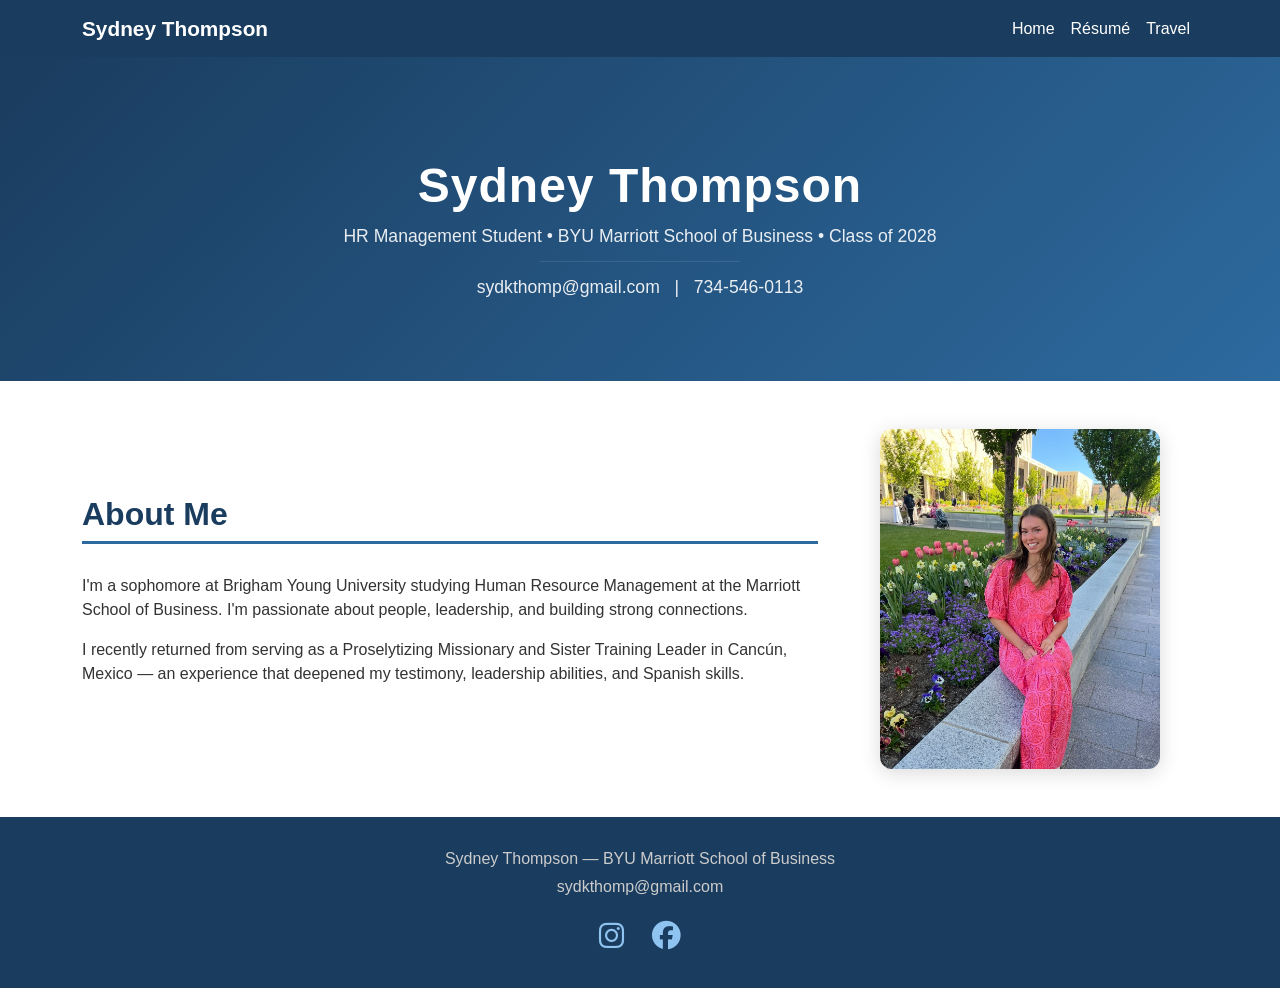
<file: index.html>
<!DOCTYPE html>
<html lang="en">
<head>
  <meta charset="UTF-8" />
  <meta name="viewport" content="width=device-width, initial-scale=1.0"/>
  <title>Sydney Thompson</title>
  <link href="https://cdn.jsdelivr.net/npm/bootstrap@5.3.0/dist/css/bootstrap.min.css" rel="stylesheet"/>
  <link href="https://cdnjs.cloudflare.com/ajax/libs/font-awesome/6.4.0/css/all.min.css" rel="stylesheet"/>
  <style>
    body { font-family: 'Segoe UI', sans-serif; color: #333; }
    .hero {
      background: linear-gradient(135deg, #1a3c5e 0%, #2d6a9f 100%);
      color: white;
      padding: 100px 0 80px;
    }
    .hero h1 { font-size: 3rem; font-weight: 700; letter-spacing: 1px; }
    .hero p { font-size: 1.1rem; opacity: 0.9; }
    .hero hr { border-color: rgba(255,255,255,0.4); width: 200px; margin: 12px auto; }
    .nav-link { color: white !important; font-weight: 500; }
    .navbar { background-color: #1a3c5e !important; }
    .navbar-brand { color: white !important; font-weight: 700; font-size: 1.3rem; }
    .section-title { color: #1a3c5e; font-weight: 700; border-bottom: 3px solid #2d6a9f; padding-bottom: 8px; margin-bottom: 30px; }
    .card { border: none; box-shadow: 0 2px 15px rgba(0,0,0,0.08); border-radius: 12px; }
    footer { background-color: #1a3c5e; color: #ccc; padding: 30px 0; }
    footer a { color: #8fc3f0; text-decoration: none; }
    .social-icon { font-size: 1.8rem; color: #8fc3f0; margin: 0 10px; text-decoration: none; transition: color 0.2s; }
    .social-icon:hover { color: white; }
    .profile-img { width: 280px; height: 340px; object-fit: cover; object-position: top; border-radius: 12px; box-shadow: 0 4px 20px rgba(0,0,0,0.15); }
  </style>
</head>
<body>
 
<!-- Navbar -->
<nav class="navbar navbar-expand-lg">
  <div class="container">
    <a class="navbar-brand" href="index.html">Sydney Thompson</a>
    <button class="navbar-toggler" type="button" data-bs-toggle="collapse" data-bs-target="#navMenu">
      <span class="navbar-toggler-icon" style="filter: invert(1);"></span>
    </button>
    <div class="collapse navbar-collapse" id="navMenu">
      <ul class="navbar-nav ms-auto">
        <li class="nav-item"><a class="nav-link" href="index.html">Home</a></li>
        <li class="nav-item"><a class="nav-link" href="resume.html">Résumé</a></li>
        <li class="nav-item"><a class="nav-link" href="travel.html">Travel</a></li>
      </ul>
    </div>
  </div>
</nav>
 
<!-- Hero -->
<section class="hero text-center">
  <div class="container">
    <h1>Sydney Thompson</h1>
    <p class="mb-2">HR Management Student &bull; BYU Marriott School of Business &bull; Class of 2028</p>
    <hr/>
    <p class="mb-0">sydkthomp&#64;gmail.com &nbsp;&nbsp;|&nbsp;&nbsp; 734-546-0113</p>
  </div>
</section>
 
<!-- About -->
<section class="py-5">
  <div class="container">
    <div class="row align-items-center">
      <div class="col-md-8 mb-4 mb-md-0">
        <h2 class="section-title">About Me</h2>
        <p>I'm a sophomore at Brigham Young University studying Human Resource Management at the Marriott School of Business. I'm passionate about people, leadership, and building strong connections.</p>
        <p>I recently returned from serving as a Proselytizing Missionary and Sister Training Leader in Cancún, Mexico — an experience that deepened my testimony, leadership abilities, and Spanish skills.</p>
      </div>
      <div class="col-md-4 text-center">
        <img src="IMG_5038.jpg" alt="Sydney Thompson" class="profile-img"/>
      </div>
    </div>
  </div>
</section>
 
<!-- Footer -->
<footer class="text-center">
  <div class="container">
    <p class="mb-1">Sydney Thompson &mdash; BYU Marriott School of Business</p>
    <p class="mb-3">sydkthomp&#64;gmail.com</p>
    <a href="https://www.instagram.com/sydkthomp/" target="_blank" class="social-icon">
      <i class="fa-brands fa-instagram"></i>
    </a>
    <a href="https://www.facebook.com/sydney.thompson.457152/" target="_blank" class="social-icon">
      <i class="fa-brands fa-facebook"></i>
    </a>
  </div>
</footer>
 
<script src="https://cdn.jsdelivr.net/npm/bootstrap@5.3.0/dist/js/bootstrap.bundle.min.js"></script>
</body>
</html>
</file>
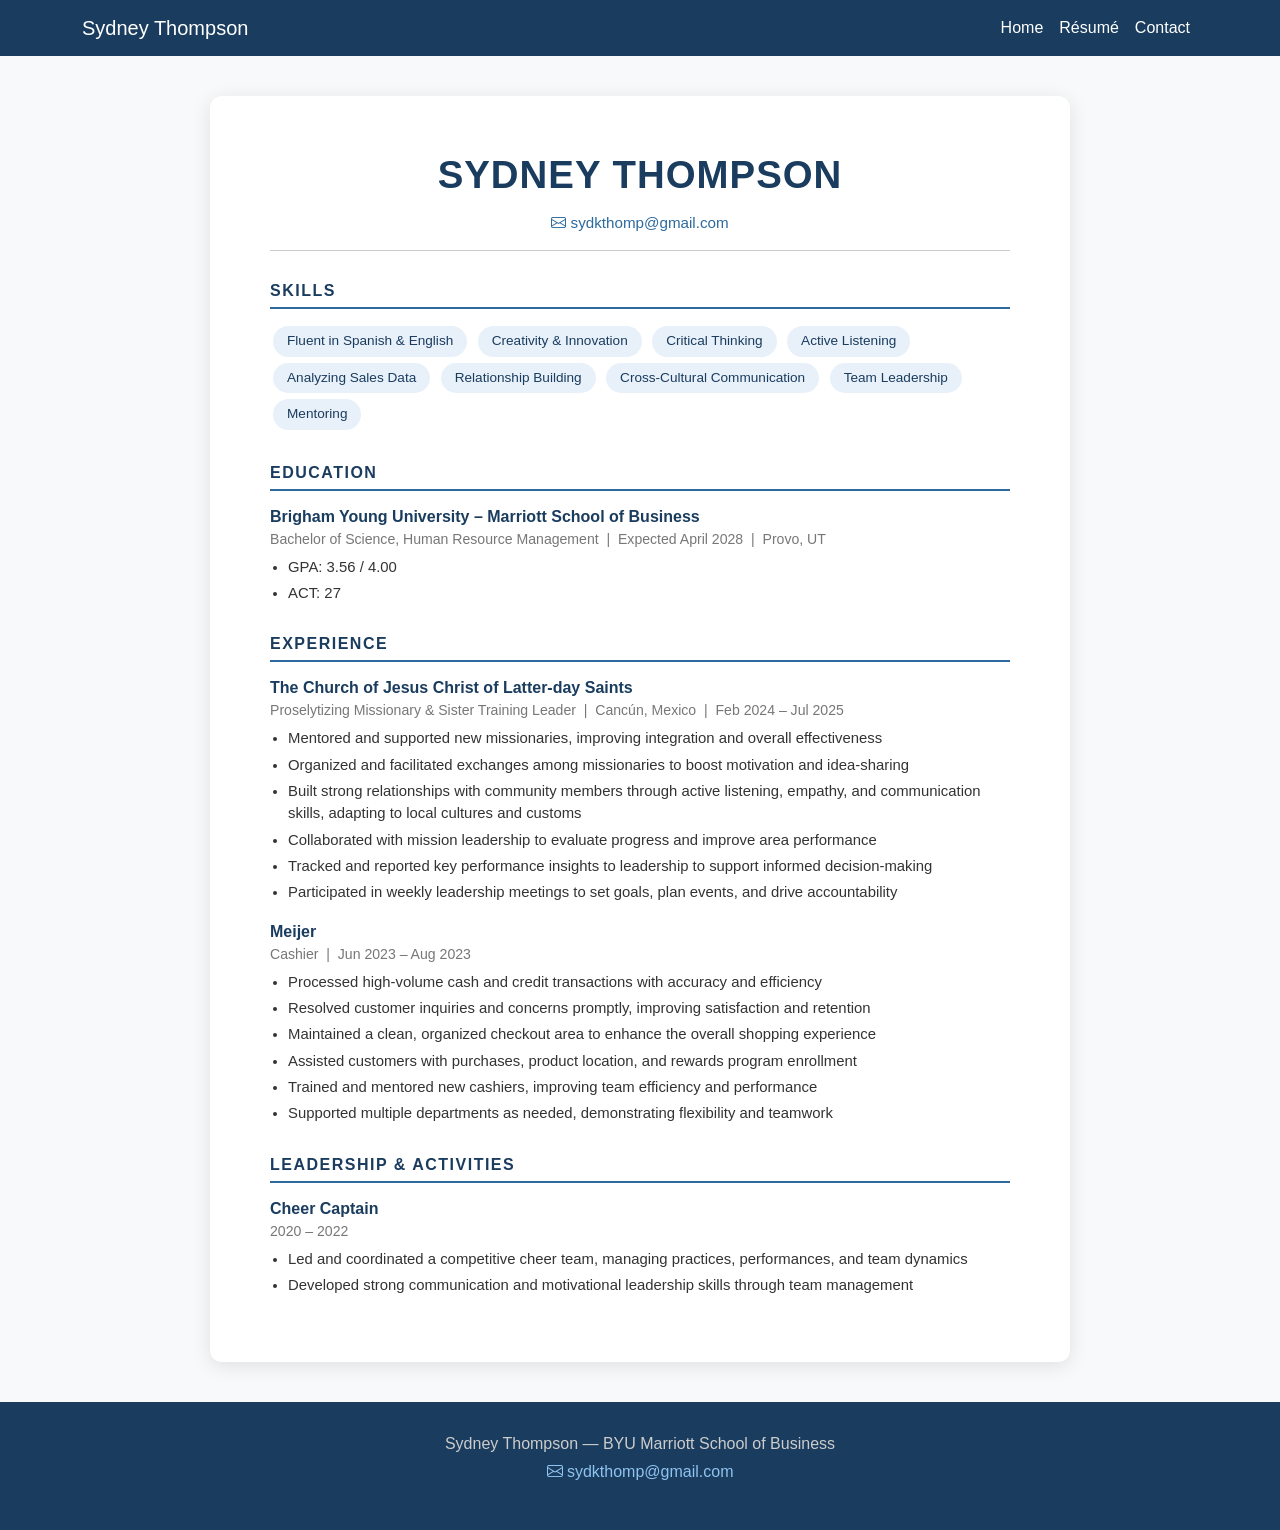
<file: Resume.html>
<!DOCTYPE html>
<html lang="en">
<head>
  <meta charset="UTF-8"/>
  <meta name="viewport" content="width=device-width, initial-scale=1.0"/>
  <title>Résumé – Sydney Thompson</title>
  <link href="https://cdn.jsdelivr.net/npm/bootstrap@5.3.0/dist/css/bootstrap.min.css" rel="stylesheet"/>
  <link href="https://cdn.jsdelivr.net/npm/bootstrap-icons@1.10.5/font/bootstrap-icons.css" rel="stylesheet"/>
  <style>
    body { font-family: 'Segoe UI', sans-serif; color: #333; background: #f8f9fa; }
    .navbar { background-color: #1a3c5e !important; }
    .navbar-brand, .nav-link { color: white !important; font-weight: 500; }
    .resume-wrapper { background: white; max-width: 860px; margin: 40px auto; padding: 50px 60px; box-shadow: 0 4px 20px rgba(0,0,0,0.1); border-radius: 12px; }
    .resume-name { font-size: 2.4rem; font-weight: 800; color: #1a3c5e; letter-spacing: 1px; }
    .resume-contact { color: #555; font-size: 0.95rem; }
    .resume-contact a { color: #2d6a9f; text-decoration: none; }
    .section-header { color: #1a3c5e; font-weight: 700; font-size: 1rem; text-transform: uppercase; letter-spacing: 1.5px; border-bottom: 2px solid #2d6a9f; padding-bottom: 4px; margin: 28px 0 14px; }
    .job-title { font-weight: 700; font-size: 1rem; color: #1a3c5e; margin-bottom: 0; }
    .job-meta { color: #777; font-size: 0.88rem; margin-bottom: 6px; }
    .resume-ul { padding-left: 18px; font-size: 0.93rem; }
    .resume-ul li { margin-bottom: 4px; }
    .skill-badge { background: #e8f1fa; color: #1a3c5e; border-radius: 20px; padding: 5px 14px; font-size: 0.85rem; display: inline-block; margin: 3px; }
    footer { background-color: #1a3c5e; color: #ccc; padding: 30px 0; text-align: center; margin-top: 40px; }
    footer a { color: #8fc3f0; text-decoration: none; }
    @media print { .navbar, footer { display: none; } .resume-wrapper { box-shadow: none; margin: 0; padding: 30px; } }
  </style>
</head>
<body>
 
<nav class="navbar navbar-expand-lg">
  <div class="container">
    <a class="navbar-brand" href="index.html">Sydney Thompson</a>
    <button class="navbar-toggler" type="button" data-bs-toggle="collapse" data-bs-target="#navMenu">
      <span class="navbar-toggler-icon" style="filter:invert(1);"></span>
    </button>
    <div class="collapse navbar-collapse" id="navMenu">
      <ul class="navbar-nav ms-auto">
        <li class="nav-item"><a class="nav-link" href="index.html">Home</a></li>
        <li class="nav-item"><a class="nav-link" href="resume.html">Résumé</a></li>
        <li class="nav-item"><a class="nav-link" href="contact.html">Contact</a></li>
      </ul>
    </div>
  </div>
</nav>
 
<div class="resume-wrapper">
 
  <!-- Header -->
  <div class="text-center mb-3">
    <div class="resume-name">SYDNEY THOMPSON</div>
    <div class="resume-contact mt-2">
      <a href="mailto:sydkthomp@gmail.com"><i class="bi bi-envelope"></i> sydkthomp@gmail.com</a>
    </div>
  </div>
 
  <hr/>
 
  <!-- Skills -->
  <div class="section-header">Skills</div>
  <div>
    <span class="skill-badge">Fluent in Spanish &amp; English</span>
    <span class="skill-badge">Creativity &amp; Innovation</span>
    <span class="skill-badge">Critical Thinking</span>
    <span class="skill-badge">Active Listening</span>
    <span class="skill-badge">Analyzing Sales Data</span>
    <span class="skill-badge">Relationship Building</span>
    <span class="skill-badge">Cross-Cultural Communication</span>
    <span class="skill-badge">Team Leadership</span>
    <span class="skill-badge">Mentoring</span>
  </div>
 
  <!-- Education -->
  <div class="section-header">Education</div>
  <p class="job-title">Brigham Young University – Marriott School of Business</p>
  <p class="job-meta">Bachelor of Science, Human Resource Management &nbsp;|&nbsp; Expected April 2028 &nbsp;|&nbsp; Provo, UT</p>
  <ul class="resume-ul">
    <li>GPA: 3.56 / 4.00</li>
    <li>ACT: 27</li>
  </ul>
 
  <!-- Experience -->
  <div class="section-header">Experience</div>
 
  <p class="job-title">The Church of Jesus Christ of Latter-day Saints</p>
  <p class="job-meta">Proselytizing Missionary &amp; Sister Training Leader &nbsp;|&nbsp; Cancún, Mexico &nbsp;|&nbsp; Feb 2024 – Jul 2025</p>
  <ul class="resume-ul">
    <li>Mentored and supported new missionaries, improving integration and overall effectiveness</li>
    <li>Organized and facilitated exchanges among missionaries to boost motivation and idea-sharing</li>
    <li>Built strong relationships with community members through active listening, empathy, and communication skills, adapting to local cultures and customs</li>
    <li>Collaborated with mission leadership to evaluate progress and improve area performance</li>
    <li>Tracked and reported key performance insights to leadership to support informed decision-making</li>
    <li>Participated in weekly leadership meetings to set goals, plan events, and drive accountability</li>
  </ul>
 
  <p class="job-title mt-3">Meijer</p>
  <p class="job-meta">Cashier &nbsp;|&nbsp; Jun 2023 – Aug 2023</p>
  <ul class="resume-ul">
    <li>Processed high-volume cash and credit transactions with accuracy and efficiency</li>
    <li>Resolved customer inquiries and concerns promptly, improving satisfaction and retention</li>
    <li>Maintained a clean, organized checkout area to enhance the overall shopping experience</li>
    <li>Assisted customers with purchases, product location, and rewards program enrollment</li>
    <li>Trained and mentored new cashiers, improving team efficiency and performance</li>
    <li>Supported multiple departments as needed, demonstrating flexibility and teamwork</li>
  </ul>
 
  <!-- Leadership & Activities -->
  <div class="section-header">Leadership &amp; Activities</div>
  <p class="job-title">Cheer Captain</p>
  <p class="job-meta">2020 – 2022</p>
  <ul class="resume-ul">
    <li>Led and coordinated a competitive cheer team, managing practices, performances, and team dynamics</li>
    <li>Developed strong communication and motivational leadership skills through team management</li>
  </ul>
 
</div>
 
<footer>
  <p class="mb-1">Sydney Thompson &mdash; BYU Marriott School of Business</p>
  <p><a href="mailto:sydkthomp@gmail.com"><i class="bi bi-envelope"></i> sydkthomp@gmail.com</a></p>
</footer>
 
<script src="https://cdn.jsdelivr.net/npm/bootstrap@5.3.0/dist/js/bootstrap.bundle.min.js"></script>
</body>
</html>
</file>
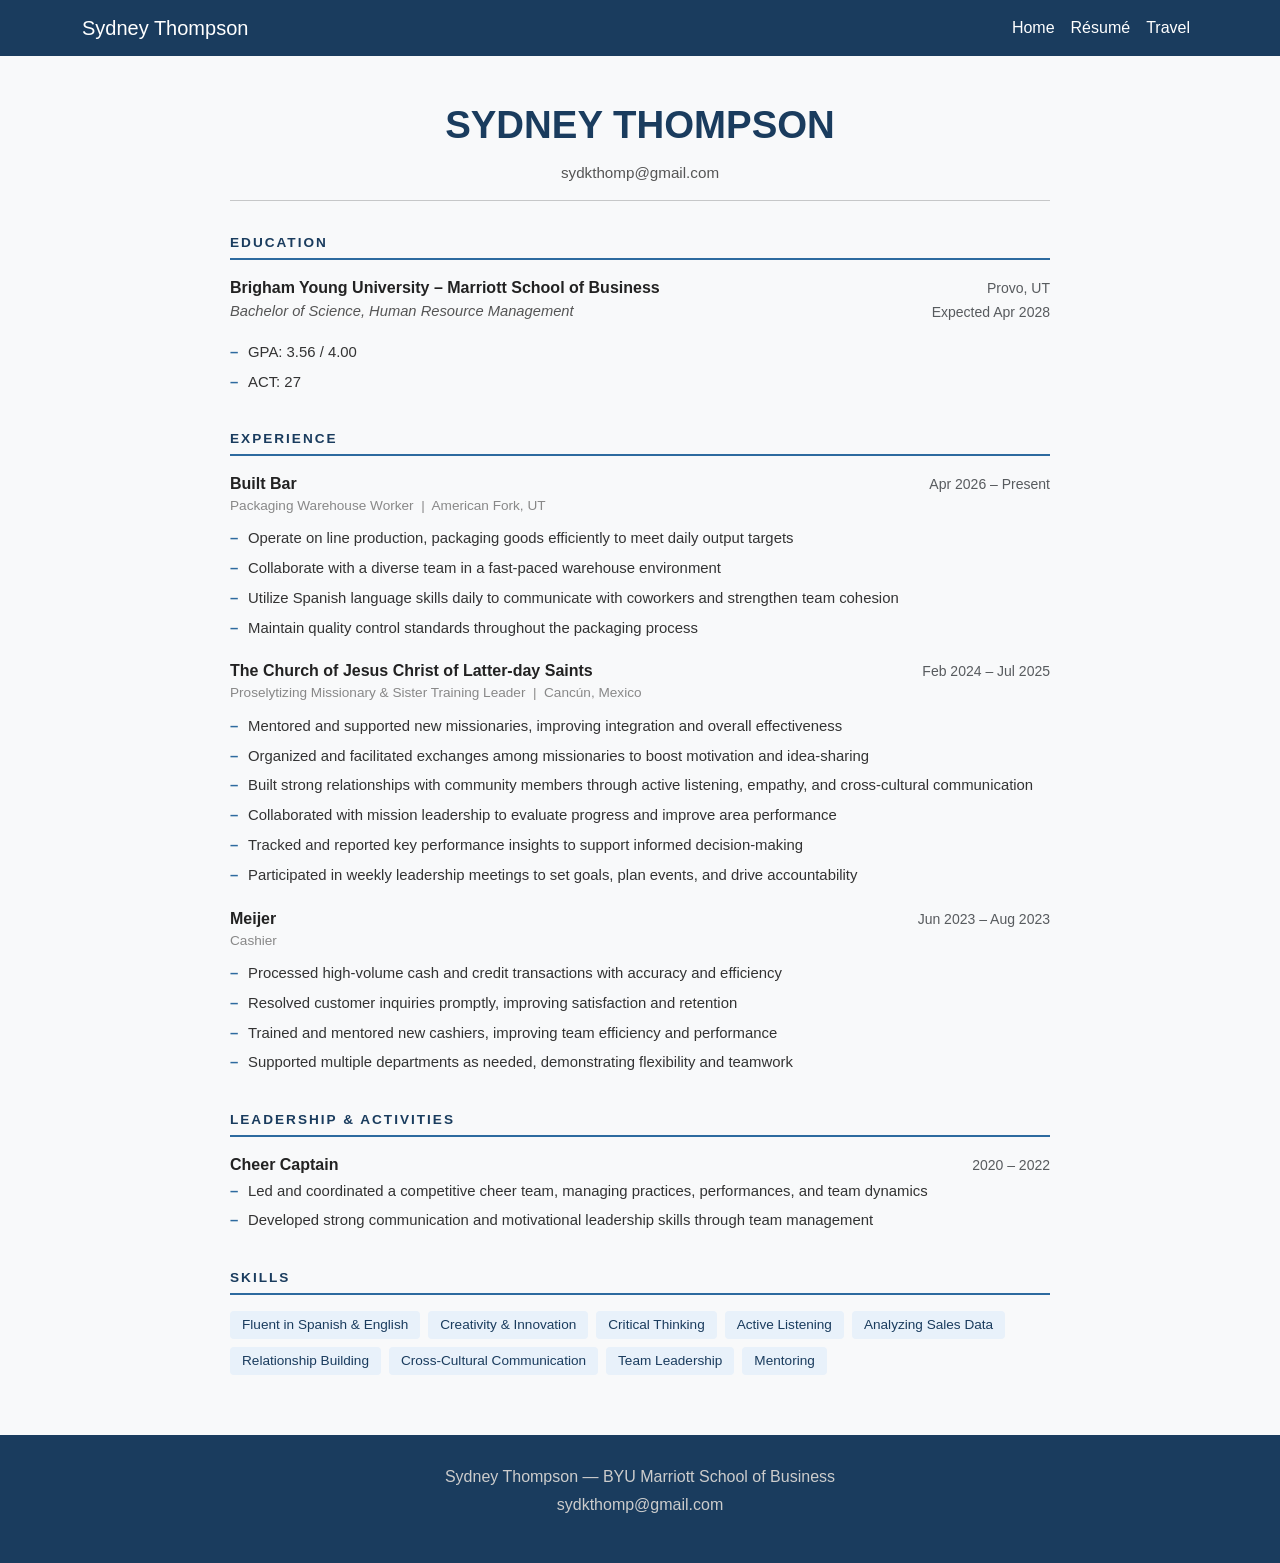
<file: resume.html>
<!DOCTYPE html>
<html lang="en">
<head>
  <meta charset="UTF-8"/>
  <meta name="viewport" content="width=device-width, initial-scale=1.0"/>
  <title>Résumé – Sydney Thompson</title>
  <link href="https://cdn.jsdelivr.net/npm/bootstrap@5.3.0/dist/css/bootstrap.min.css" rel="stylesheet"/>
  <style>
    body { font-family: 'Segoe UI', sans-serif; background: #f8f9fa; color: #333; }
    .navbar { background-color: #1a3c5e !important; }
    .navbar-brand, .nav-link { color: white !important; font-weight: 500; }
    .page { max-width: 860px; margin: 40px auto 60px; padding: 0 20px; }
    .resume-name { font-size: 2.4rem; font-weight: 800; color: #1a3c5e; }
    .resume-contact { color: #555; font-size: 0.95rem; }
    .section-header {
      color: #1a3c5e;
      font-weight: 700;
      font-size: 0.85rem;
      text-transform: uppercase;
      letter-spacing: 2px;
      border-bottom: 2px solid #2d6a9f;
      padding-bottom: 4px;
      margin: 32px 0 16px;
    }
    .job-title { font-weight: 700; font-size: 1rem; color: #222; margin-bottom: 0; }
    .job-meta { color: #888; font-size: 0.85rem; margin-bottom: 8px; }
    .bullet-list { list-style: none; padding: 0; margin: 0 0 8px; }
    .bullet-list li { padding: 3px 0 3px 18px; position: relative; font-size: 0.93rem; line-height: 1.6; }
    .bullet-list li::before { content: "–"; position: absolute; left: 0; color: #2d6a9f; font-weight: 700; }
    .skill-row { display: flex; flex-wrap: wrap; gap: 8px; }
    .skill-tag { background: #e8f1fa; color: #1a3c5e; border-radius: 4px; padding: 4px 12px; font-size: 0.85rem; }
    .edu-degree { font-style: italic; color: #555; font-size: 0.92rem; }
    footer { background-color: #1a3c5e; color: #ccc; padding: 30px 0; text-align: center; }
  </style>
</head>
<body>
 
<nav class="navbar navbar-expand-lg">
  <div class="container">
    <a class="navbar-brand" href="index.html">Sydney Thompson</a>
    <button class="navbar-toggler" type="button" data-bs-toggle="collapse" data-bs-target="#navMenu">
      <span class="navbar-toggler-icon" style="filter:invert(1);"></span>
    </button>
    <div class="collapse navbar-collapse" id="navMenu">
      <ul class="navbar-nav ms-auto">
        <li class="nav-item"><a class="nav-link" href="index.html">Home</a></li>
        <li class="nav-item"><a class="nav-link" href="resume.html">Résumé</a></li>
        <li class="nav-item"><a class="nav-link" href="travel.html">Travel</a></li>
      </ul>
    </div>
  </div>
</nav>
 
<div class="page">
 
  <div class="text-center mt-4 mb-2">
    <div class="resume-name">SYDNEY THOMPSON</div>
    <div class="resume-contact mt-2">sydkthomp&#64;gmail.com</div>
  </div>
 
  <hr/>
 
  <!-- Education -->
  <div class="section-header">Education</div>
  <div class="d-flex justify-content-between align-items-start">
    <div>
      <p class="job-title">Brigham Young University – Marriott School of Business</p>
      <p class="edu-degree">Bachelor of Science, Human Resource Management</p>
    </div>
    <div class="text-end" style="white-space:nowrap;">
      <small class="text-muted">Provo, UT</small><br/>
      <small class="text-muted">Expected Apr 2028</small>
    </div>
  </div>
  <ul class="bullet-list">
    <li>GPA: 3.56 / 4.00</li>
    <li>ACT: 27</li>
  </ul>
 
  <!-- Experience -->
  <div class="section-header">Experience</div>
 
  <div class="d-flex justify-content-between align-items-start mt-2">
    <div>
      <p class="job-title">Built Bar</p>
      <p class="job-meta">Packaging Warehouse Worker &nbsp;|&nbsp; American Fork, UT</p>
    </div>
    <div class="text-end">
      <small class="text-muted">Apr 2026 – Present</small>
    </div>
  </div>
  <ul class="bullet-list">
    <li>Operate on line production, packaging goods efficiently to meet daily output targets</li>
    <li>Collaborate with a diverse team in a fast-paced warehouse environment</li>
    <li>Utilize Spanish language skills daily to communicate with coworkers and strengthen team cohesion</li>
    <li>Maintain quality control standards throughout the packaging process</li>
  </ul>
 
  <div class="d-flex justify-content-between align-items-start mt-3">
    <div>
      <p class="job-title">The Church of Jesus Christ of Latter-day Saints</p>
      <p class="job-meta">Proselytizing Missionary &amp; Sister Training Leader &nbsp;|&nbsp; Cancún, Mexico</p>
    </div>
    <div class="text-end">
      <small class="text-muted">Feb 2024 – Jul 2025</small>
    </div>
  </div>
  <ul class="bullet-list">
    <li>Mentored and supported new missionaries, improving integration and overall effectiveness</li>
    <li>Organized and facilitated exchanges among missionaries to boost motivation and idea-sharing</li>
    <li>Built strong relationships with community members through active listening, empathy, and cross-cultural communication</li>
    <li>Collaborated with mission leadership to evaluate progress and improve area performance</li>
    <li>Tracked and reported key performance insights to support informed decision-making</li>
    <li>Participated in weekly leadership meetings to set goals, plan events, and drive accountability</li>
  </ul>
 
  <div class="d-flex justify-content-between align-items-start mt-3">
    <div>
      <p class="job-title">Meijer</p>
      <p class="job-meta">Cashier</p>
    </div>
    <div class="text-end">
      <small class="text-muted">Jun 2023 – Aug 2023</small>
    </div>
  </div>
  <ul class="bullet-list">
    <li>Processed high-volume cash and credit transactions with accuracy and efficiency</li>
    <li>Resolved customer inquiries promptly, improving satisfaction and retention</li>
    <li>Trained and mentored new cashiers, improving team efficiency and performance</li>
    <li>Supported multiple departments as needed, demonstrating flexibility and teamwork</li>
  </ul>
 
  <!-- Leadership -->
  <div class="section-header">Leadership &amp; Activities</div>
  <div class="d-flex justify-content-between align-items-start mt-2">
    <div>
      <p class="job-title">Cheer Captain</p>
    </div>
    <div class="text-end">
      <small class="text-muted">2020 – 2022</small>
    </div>
  </div>
  <ul class="bullet-list">
    <li>Led and coordinated a competitive cheer team, managing practices, performances, and team dynamics</li>
    <li>Developed strong communication and motivational leadership skills through team management</li>
  </ul>
 
  <!-- Skills -->
  <div class="section-header">Skills</div>
  <div class="skill-row">
    <span class="skill-tag">Fluent in Spanish &amp; English</span>
    <span class="skill-tag">Creativity &amp; Innovation</span>
    <span class="skill-tag">Critical Thinking</span>
    <span class="skill-tag">Active Listening</span>
    <span class="skill-tag">Analyzing Sales Data</span>
    <span class="skill-tag">Relationship Building</span>
    <span class="skill-tag">Cross-Cultural Communication</span>
    <span class="skill-tag">Team Leadership</span>
    <span class="skill-tag">Mentoring</span>
  </div>
 
</div>
 
<footer>
  <p class="mb-1">Sydney Thompson &mdash; BYU Marriott School of Business</p>
  <p>sydkthomp&#64;gmail.com</p>
</footer>
 
<script src="https://cdn.jsdelivr.net/npm/bootstrap@5.3.0/dist/js/bootstrap.bundle.min.js"></script>
</body>
</html>
</file>
